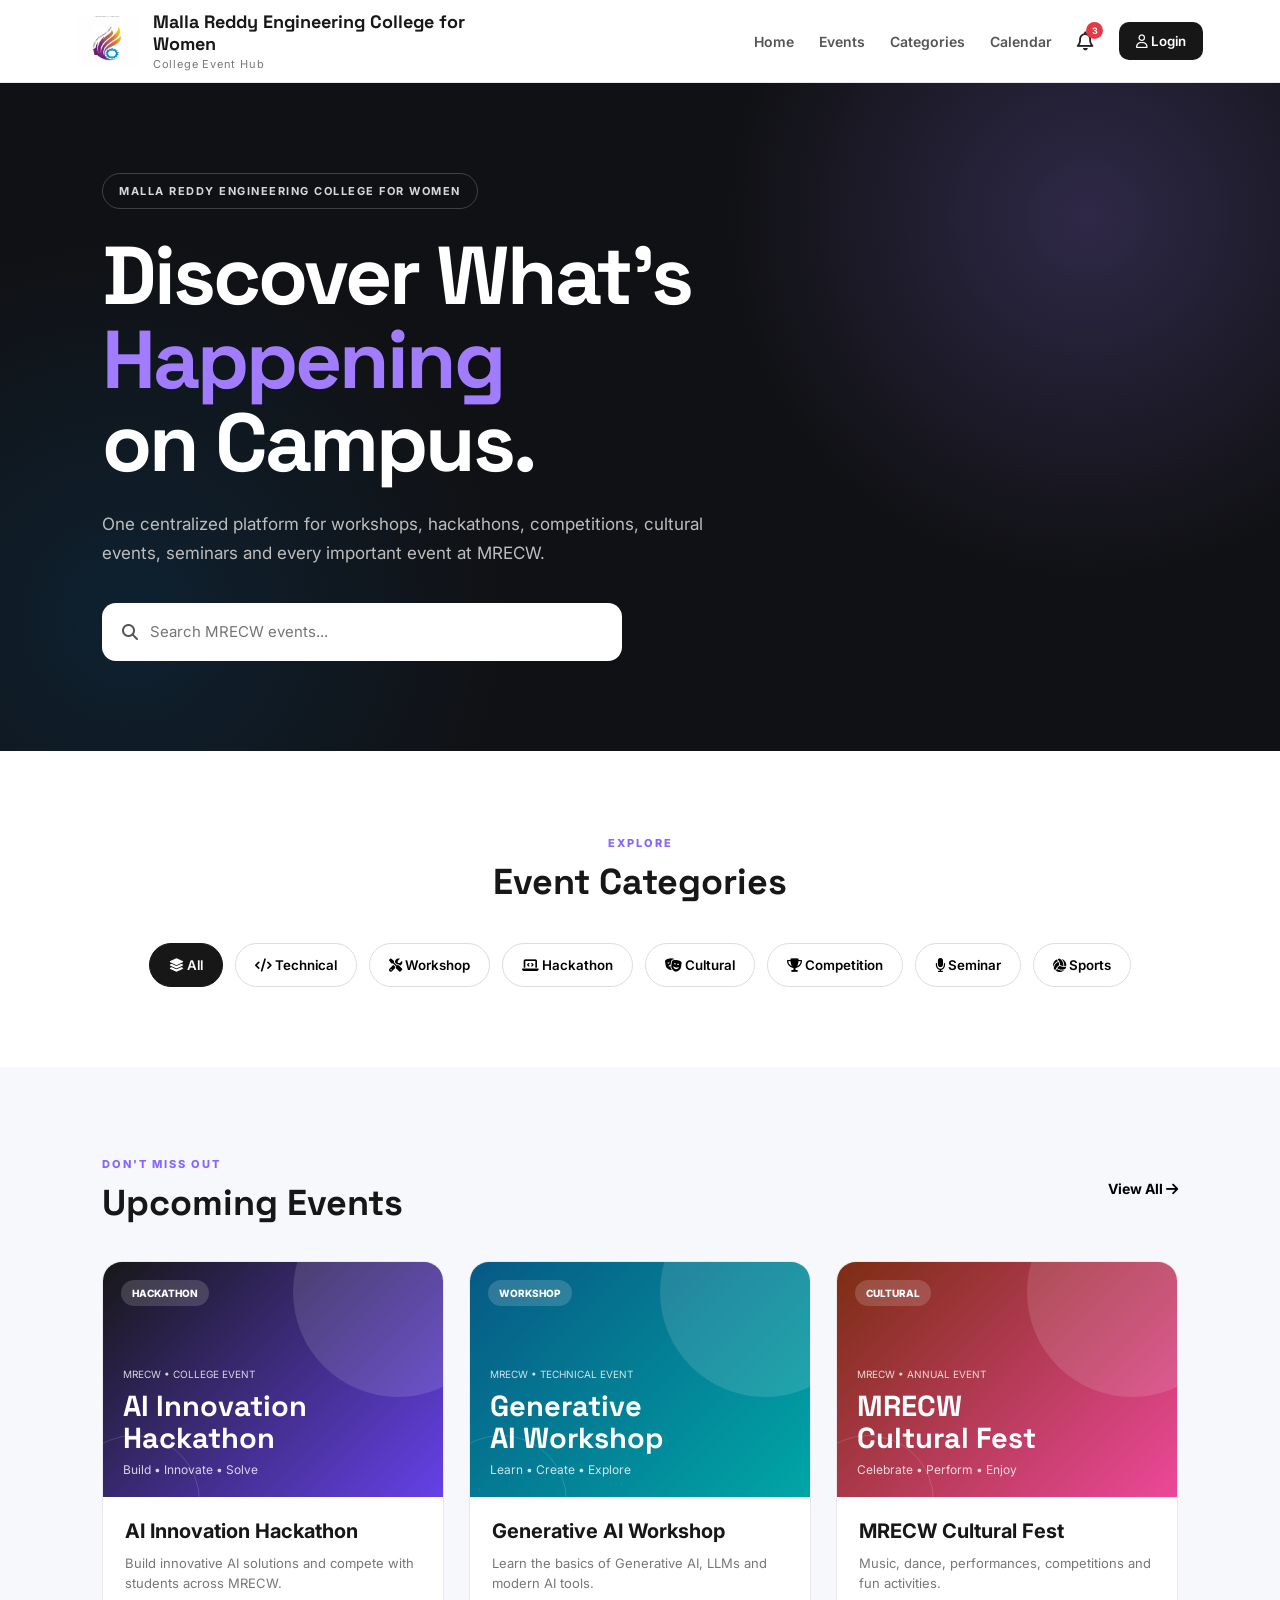
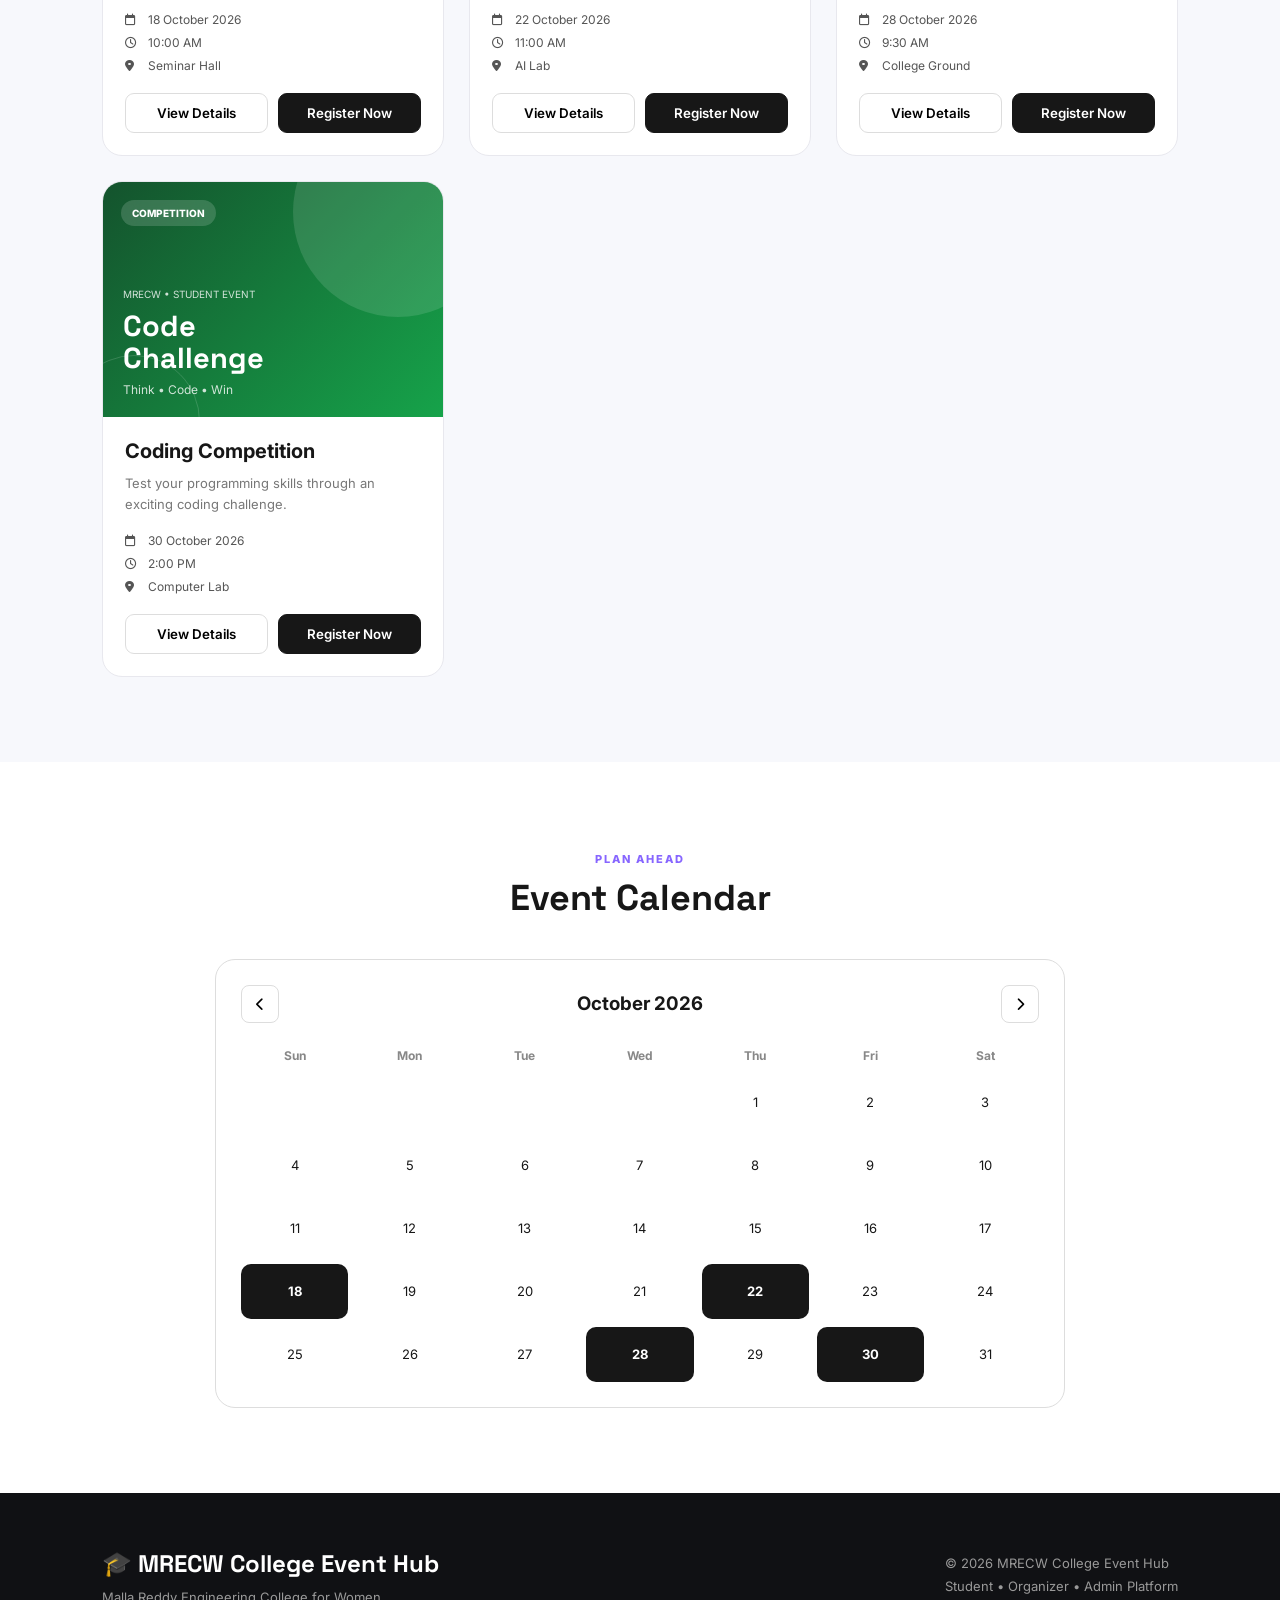
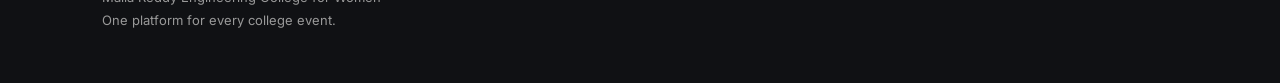
<file: index.html>
<!DOCTYPE html>
<html lang="en">

<head>
    <meta charset="UTF-8">
    <meta name="viewport" content="width=device-width, initial-scale=1.0">

    <title>MRECW | College Event Hub</title>

    <!-- Google Fonts -->
    <link
        href="https://fonts.googleapis.com/css2?family=Inter:wght@400;500;600;700;800&family=Space+Grotesk:wght@500;600;700&display=swap"
        rel="stylesheet">

    <!-- Font Awesome -->
    <link
        rel="stylesheet"
        href="https://cdnjs.cloudflare.com/ajax/libs/font-awesome/6.5.2/css/all.min.css">

    <style>

        /* =====================================================
           GLOBAL
        ===================================================== */

        * {
            margin: 0;
            padding: 0;
            box-sizing: border-box;
        }

        html {
            scroll-behavior: smooth;
        }

        body {
            font-family: "Inter", sans-serif;
            background: #f7f8fc;
            color: #171717;
        }

        button,
        input {
            font-family: inherit;
        }

        section {
            scroll-margin-top: 85px;
        }


        /* =====================================================
           NAVBAR
        ===================================================== */

        .navbar {
            width: 100%;
            min-height: 82px;

            display: flex;
            align-items: center;
            justify-content: space-between;

            padding: 10px 6%;

            background: rgba(255, 255, 255, 0.97);

            border-bottom: 1px solid #e8e8ee;

            position: sticky;
            top: 0;

            z-index: 1000;

            backdrop-filter: blur(15px);
        }


        /* REAL MRECW LOGO */

        .logo {
            display: flex;
            align-items: center;
            gap: 14px;
        }

        .college-logo {
            width: 62px;
            height: 62px;

            object-fit: contain;

            display: block;
        }

        .logo-text {
            display: flex;
            flex-direction: column;
        }

        .logo-text h2 {
            font-family: "Space Grotesk", sans-serif;

            font-size: 18px;
            line-height: 1.2;

            color: #181818;

            max-width: 350px;
        }

        .logo-text span {
            margin-top: 3px;

            font-size: 11px;

            color: #777;

            letter-spacing: .8px;
        }


        /* NAVIGATION */

        nav {
            display: flex;
            align-items: center;

            gap: 25px;
        }

        nav a {
            text-decoration: none;

            color: #555;

            font-size: 14px;

            font-weight: 600;

            transition: .3s;
        }

        nav a:hover {
            color: #000;
        }


        /* NOTIFICATION */

        .notification-btn {
            position: relative;

            border: none;

            background: transparent;

            font-size: 19px;

            cursor: pointer;

            color: #222;
        }

        #notificationCount {
            position: absolute;

            top: -8px;
            right: -9px;

            width: 17px;
            height: 17px;

            display: flex;
            align-items: center;
            justify-content: center;

            border-radius: 50%;

            background: #e63946;

            color: white;

            font-size: 9px;

            font-weight: 700;
        }


        /* LOGIN */

        .login-btn {
            border: none;

            background: #171717;

            color: white;

            padding: 11px 17px;

            border-radius: 10px;

            font-weight: 600;

            cursor: pointer;

            transition: .3s;
        }

        .login-btn:hover {
            transform: translateY(-2px);
        }


        /* =====================================================
           HERO
        ===================================================== */

        .hero {
            min-height: 590px;

            display: flex;
            align-items: center;

            padding: 90px 8%;

            color: white;

            background:
                radial-gradient(
                    circle at 85% 20%,
                    rgba(156, 124, 255, .22),
                    transparent 30%
                ),

                radial-gradient(
                    circle at 10% 80%,
                    rgba(0, 150, 255, .12),
                    transparent 30%
                ),

                #101114;
        }

        .hero-content {
            max-width: 900px;
        }

        .hero-label {
            display: inline-block;

            padding: 10px 16px;

            border: 1px solid rgba(255,255,255,.2);

            border-radius: 30px;

            color: #d8d8d8;

            font-size: 11px;

            font-weight: 700;

            letter-spacing: 1.5px;

            margin-bottom: 25px;
        }

        .hero h1 {
            font-family: "Space Grotesk", sans-serif;

            font-size: clamp(45px, 7vw, 82px);

            line-height: 1.02;

            letter-spacing: -3px;
        }

        .hero h1 span {
            display: block;

            color: #a17cff;
        }

        .hero p {
            margin-top: 25px;

            max-width: 650px;

            color: #bdbdbd;

            font-size: 17px;

            line-height: 1.7;
        }


        /* SEARCH */

        .search-box {
            margin-top: 35px;

            width: 520px;
            max-width: 100%;

            height: 58px;

            background: white;

            border-radius: 14px;

            display: flex;
            align-items: center;

            padding: 0 20px;

            color: #555;
        }

        .search-box i {
            margin-right: 12px;
        }

        .search-box input {
            width: 100%;

            border: none;

            outline: none;

            font-size: 15px;

            color: #222;
        }


        /* =====================================================
           CATEGORIES
        ===================================================== */

        .categories {
            padding: 80px 8%;

            background: white;
        }

        .section-title {
            text-align: center;

            margin-bottom: 38px;
        }

        .section-title span,
        .section-heading span {
            font-size: 11px;

            font-weight: 800;

            letter-spacing: 2px;

            color: #8766ff;
        }

        .section-title h2,
        .section-heading h2 {
            font-family: "Space Grotesk", sans-serif;

            font-size: 36px;

            margin-top: 8px;
        }

        .category-list {
            display: flex;

            justify-content: center;

            flex-wrap: wrap;

            gap: 12px;
        }

        .category {
            padding: 13px 19px;

            border: 1px solid #ddd;

            background: white;

            border-radius: 30px;

            cursor: pointer;

            font-weight: 600;

            transition: .3s;
        }

        .category:hover,
        .category.active {
            background: #171717;

            color: white;

            border-color: #171717;
        }


        /* =====================================================
           EVENTS
        ===================================================== */

        .events-section {
            padding: 85px 8%;
        }

        .section-heading {
            display: flex;

            justify-content: space-between;

            align-items: center;

            margin-bottom: 35px;
        }

        .view-all {
            background: transparent;

            border: none;

            font-weight: 700;

            cursor: pointer;

            font-size: 14px;
        }

        .event-grid {
            display: grid;

            grid-template-columns: repeat(3, 1fr);

            gap: 25px;
        }

        .event-card {
            background: white;

            border-radius: 20px;

            overflow: hidden;

            border: 1px solid #e8e8ee;

            transition: .35s;
        }

        .event-card:hover {
            transform: translateY(-7px);

            box-shadow:
                0 20px 50px rgba(0,0,0,.08);
        }


        /* POSTERS */

        .poster {
            height: 235px;

            padding: 20px;

            position: relative;

            display: flex;

            align-items: flex-end;

            color: white;

            overflow: hidden;
        }

        .poster::before {
            content: "";

            position: absolute;

            width: 210px;
            height: 210px;

            border-radius: 50%;

            background: rgba(255,255,255,.12);

            top: -75px;

            right: -60px;
        }

        .poster::after {
            content: "";

            position: absolute;

            width: 130px;
            height: 130px;

            border-radius: 50%;

            border: 1px solid rgba(255,255,255,.15);

            bottom: -70px;

            left: -35px;
        }

        .poster-one {
            background:
                linear-gradient(
                    135deg,
                    #171717,
                    #6541e8
                );
        }

        .poster-two {
            background:
                linear-gradient(
                    135deg,
                    #075985,
                    #00a6a6
                );
        }

        .poster-three {
            background:
                linear-gradient(
                    135deg,
                    #7c2d12,
                    #ec4899
                );
        }

        .poster-four {
            background:
                linear-gradient(
                    135deg,
                    #14532d,
                    #16a34a
                );
        }


        .event-tag {
            position: absolute;

            top: 18px;

            left: 18px;

            padding: 7px 11px;

            background: rgba(255,255,255,.16);

            backdrop-filter: blur(8px);

            border-radius: 20px;

            font-size: 10px;

            font-weight: 800;
        }

        .poster-content {
            position: relative;

            z-index: 2;
        }

        .poster-content small {
            font-size: 10px;

            opacity: .8;
        }

        .poster-content h3 {
            font-family: "Space Grotesk", sans-serif;

            font-size: 29px;

            line-height: 1.1;

            margin: 8px 0;
        }

        .poster-content strong {
            display: block;
        }

        .poster-content p {
            font-size: 12px;

            opacity: .8;
        }


        /* EVENT BODY */

        .event-body {
            padding: 22px;
        }

        .event-body h3 {
            font-size: 20px;
        }

        .event-description {
            color: #777;

            font-size: 13px;

            line-height: 1.6;

            margin: 10px 0 18px;
        }

        .event-details p {
            color: #555;

            font-size: 12px;

            margin: 8px 0;
        }

        .event-details i {
            width: 20px;
        }


        /* BUTTONS */

        .card-buttons {
            display: flex;

            gap: 10px;

            margin-top: 20px;
        }

        .card-buttons button {
            flex: 1;

            padding: 11px;

            border-radius: 9px;

            cursor: pointer;

            font-weight: 600;
        }

        .details-btn {
            background: white;

            border: 1px solid #ddd;
        }

        .register-btn {
            background: #171717;

            color: white;

            border: 1px solid #171717;
        }


        /* =====================================================
           CALENDAR
        ===================================================== */

        .calendar-section {
            padding: 85px 8%;

            background: white;
        }

        .calendar-box {
            max-width: 850px;

            margin: auto;

            border: 1px solid #ddd;

            border-radius: 20px;

            padding: 25px;
        }

        .calendar-header {
            display: flex;

            justify-content: space-between;

            align-items: center;

            margin-bottom: 25px;
        }

        .calendar-header button {
            width: 38px;
            height: 38px;

            border: 1px solid #ddd;

            background: white;

            border-radius: 8px;

            cursor: pointer;
        }

        .calendar-days,
        .calendar-dates {
            display: grid;

            grid-template-columns: repeat(7, 1fr);

            gap: 8px;
        }

        .calendar-days span {
            text-align: center;

            font-size: 12px;

            color: #888;

            font-weight: 700;
        }

        .calendar-dates {
            margin-top: 12px;
        }

        .calendar-date {
            min-height: 55px;

            display: flex;

            align-items: center;

            justify-content: center;

            border-radius: 10px;

            font-size: 13px;

            cursor: pointer;

            transition: .2s;
        }

        .calendar-date:hover {
            background: #f0edff;
        }

        .event-date {
            background: #171717;

            color: white;

            font-weight: 700;
        }


        /* =====================================================
           FOOTER
        ===================================================== */

        footer {
            padding: 55px 8%;

            background: #101114;

            color: white;

            display: flex;

            justify-content: space-between;

            gap: 30px;
        }

        footer h2 {
            font-family: "Space Grotesk", sans-serif;

            margin-bottom: 10px;
        }

        footer p {
            color: #999;

            font-size: 13px;

            margin-top: 7px;
        }


        /* =====================================================
           MODAL
        ===================================================== */

        .modal {
            position: fixed;

            inset: 0;

            background: rgba(0,0,0,.65);

            display: none;

            align-items: center;

            justify-content: center;

            z-index: 2000;

            padding: 20px;
        }

        .modal.show {
            display: flex;
        }

        .modal-content {
            width: 450px;

            max-width: 100%;

            background: white;

            padding: 35px;

            border-radius: 20px;

            position: relative;

            animation: popup .25s ease;
        }

        @keyframes popup {

            from {
                transform: scale(.9);

                opacity: 0;
            }

            to {
                transform: scale(1);

                opacity: 1;
            }

        }

        .close {
            position: absolute;

            right: 18px;

            top: 15px;

            border: none;

            background: transparent;

            font-size: 25px;

            cursor: pointer;
        }

        .modal-label {
            color: #8766ff;

            font-size: 10px;

            font-weight: 800;

            letter-spacing: 2px;
        }

        .modal-content h2 {
            margin: 10px 0 25px;

            font-family: "Space Grotesk", sans-serif;
        }

        .modal-info p {
            padding: 12px 0;

            border-bottom: 1px solid #eee;

            font-size: 14px;
        }

        .modal-info i {
            width: 25px;
        }

        .register-large,
        .login-submit {
            width: 100%;

            border: none;

            background: #171717;

            color: white;

            padding: 13px;

            border-radius: 9px;

            margin-top: 22px;

            cursor: pointer;

            font-weight: 700;
        }


        /* =====================================================
           LOGIN
        ===================================================== */

        .login-icon {
            width: 55px;

            height: 55px;

            border-radius: 15px;

            background: #171717;

            color: white;

            display: flex;

            align-items: center;

            justify-content: center;

            font-size: 22px;

            margin-bottom: 20px;
        }

        .login-modal p {
            color: #777;

            font-size: 13px;

            line-height: 1.5;
        }

        .login-modal input {
            width: 100%;

            padding: 13px;

            border: 1px solid #ddd;

            border-radius: 9px;

            outline: none;

            margin-top: 12px;
        }

        .signup-text {
            text-align: center;

            margin-top: 20px;
        }

        .signup-text b {
            color: #7253e6;

            cursor: pointer;
        }


        /* =====================================================
           NOTIFICATIONS
        ===================================================== */

        .notification-panel {
            position: fixed;

            top: 92px;

            right: 30px;

            width: 350px;

            max-width: calc(100% - 40px);

            background: white;

            border: 1px solid #ddd;

            border-radius: 15px;

            box-shadow:
                0 20px 60px rgba(0,0,0,.15);

            z-index: 1500;

            display: none;
        }

        .notification-panel.show {
            display: block;
        }

        .notification-header {
            padding: 18px;

            display: flex;

            justify-content: space-between;

            border-bottom: 1px solid #eee;
        }

        .notification-header button {
            border: none;

            background: none;

            font-size: 20px;

            cursor: pointer;
        }

        .notification-item {
            display: flex;

            gap: 12px;

            padding: 17px;

            border-bottom: 1px solid #eee;
        }

        .notification-item i {
            width: 35px;

            height: 35px;

            background: #f1efff;

            border-radius: 10px;

            display: flex;

            align-items: center;

            justify-content: center;

            color: #7658ef;
        }

        .notification-item b {
            font-size: 13px;
        }

        .notification-item p {
            font-size: 11px;

            color: #777;

            margin-top: 4px;
        }


        /* =====================================================
           RESPONSIVE
        ===================================================== */

        @media(max-width: 1000px) {

            nav a {
                display: none;
            }

            .event-grid {
                grid-template-columns: repeat(2, 1fr);
            }

        }


        @media(max-width: 650px) {

            .navbar {
                padding: 9px 5%;
            }

            .college-logo {
                width: 50px;
                height: 50px;
            }

            .logo-text h2 {
                font-size: 14px;

                max-width: 210px;
            }

            .logo-text span {
                font-size: 9px;
            }

            .login-btn {
                padding: 9px 12px;

                font-size: 12px;
            }

            .hero {
                min-height: 530px;

                padding: 60px 7%;
            }

            .hero h1 {
                font-size: 45px;

                letter-spacing: -2px;
            }

            .hero p {
                font-size: 14px;
            }

            .event-grid {
                grid-template-columns: 1fr;
            }

            .section-heading {
                align-items: flex-end;
            }

            .section-heading h2,
            .section-title h2 {
                font-size: 29px;
            }

            footer {
                flex-direction: column;
            }

            .calendar-box {
                padding: 15px;
            }

            .calendar-date {
                min-height: 45px;
            }

            .notification-panel {
                right: 20px;
            }

        }

    </style>
</head>


<body>


<!-- =====================================================
     NAVBAR
===================================================== -->

<header class="navbar">

    <div class="logo">

        <!-- YOUR ACTUAL COLLEGE LOGO -->
        <img
            src="mrecw-logo.png"
            alt="Malla Reddy Engineering College for Women Logo"
            class="college-logo"
        >

        <div class="logo-text">

            <h2>
                Malla Reddy Engineering College for Women
            </h2>

            <span>
                College Event Hub
            </span>

        </div>

    </div>


    <nav>

        <a href="#home">
            Home
        </a>

        <a href="#events">
            Events
        </a>

        <a href="#categories">
            Categories
        </a>

        <a href="#calendar">
            Calendar
        </a>


        <button
            class="notification-btn"
            onclick="showNotifications()">

            <i class="fa-regular fa-bell"></i>

            <span id="notificationCount">
                3
            </span>

        </button>


        <button
            class="login-btn"
            onclick="openLogin()">

            <i class="fa-regular fa-user"></i>

            Login

        </button>

    </nav>

</header>



<!-- =====================================================
     HERO
===================================================== -->

<section
    class="hero"
    id="home">

    <div class="hero-content">


        <span class="hero-label">

            MALLA REDDY ENGINEERING COLLEGE FOR WOMEN

        </span>


        <h1>

            Discover What's

            <span>
                Happening
            </span>

            on Campus.

        </h1>


        <p>

            One centralized platform for
            workshops, hackathons, competitions,
            cultural events, seminars and
            every important event at MRECW.

        </p>


        <div class="search-box">

            <i class="fa-solid fa-magnifying-glass"></i>

            <input
                type="text"
                id="searchInput"
                placeholder="Search MRECW events..."
                onkeyup="searchEvents()"
            >

        </div>

    </div>

</section>



<!-- =====================================================
     CATEGORIES
===================================================== -->

<section
    class="categories"
    id="categories">


    <div class="section-title">

        <span>
            EXPLORE
        </span>

        <h2>
            Event Categories
        </h2>

    </div>


    <div class="category-list">


        <button
            class="category active"
            onclick="filterEvents('All', this)">

            <i class="fa-solid fa-layer-group"></i>

            All

        </button>


        <button
            class="category"
            onclick="filterEvents('Technical', this)">

            <i class="fa-solid fa-code"></i>

            Technical

        </button>


        <button
            class="category"
            onclick="filterEvents('Workshop', this)">

            <i class="fa-solid fa-screwdriver-wrench"></i>

            Workshop

        </button>


        <button
            class="category"
            onclick="filterEvents('Hackathon', this)">

            <i class="fa-solid fa-laptop-code"></i>

            Hackathon

        </button>


        <button
            class="category"
            onclick="filterEvents('Cultural', this)">

            <i class="fa-solid fa-masks-theater"></i>

            Cultural

        </button>


        <button
            class="category"
            onclick="filterEvents('Competition', this)">

            <i class="fa-solid fa-trophy"></i>

            Competition

        </button>


        <button
            class="category"
            onclick="filterEvents('Seminar', this)">

            <i class="fa-solid fa-microphone"></i>

            Seminar

        </button>


        <button
            class="category"
            onclick="filterEvents('Sports', this)">

            <i class="fa-solid fa-volleyball"></i>

            Sports

        </button>


    </div>

</section>



<!-- =====================================================
     EVENTS
===================================================== -->

<section
    class="events-section"
    id="events">


    <div class="section-heading">

        <div>

            <span>
                DON'T MISS OUT
            </span>

            <h2>
                Upcoming Events
            </h2>

        </div>


        <button
            class="view-all"
            onclick="filterEvents('All')">

            View All

            <i class="fa-solid fa-arrow-right"></i>

        </button>

    </div>



    <div
        class="event-grid"
        id="eventGrid">


        <!-- EVENT 1 -->

        <article
            class="event-card"
            data-category="Hackathon"
            data-title="AI Innovation Hackathon">


            <div class="poster poster-one">

                <span class="event-tag">
                    HACKATHON
                </span>


                <div class="poster-content">

                    <small>
                        MRECW • COLLEGE EVENT
                    </small>


                    <h3>

                        AI Innovation

                        <strong>
                            Hackathon
                        </strong>

                    </h3>


                    <p>
                        Build • Innovate • Solve
                    </p>

                </div>

            </div>



            <div class="event-body">


                <h3>
                    AI Innovation Hackathon
                </h3>


                <p class="event-description">

                    Build innovative AI solutions
                    and compete with students
                    across MRECW.

                </p>


                <div class="event-details">

                    <p>

                        <i class="fa-regular fa-calendar"></i>

                        18 October 2026

                    </p>


                    <p>

                        <i class="fa-regular fa-clock"></i>

                        10:00 AM

                    </p>


                    <p>

                        <i class="fa-solid fa-location-dot"></i>

                        Seminar Hall

                    </p>

                </div>


                <div class="card-buttons">


                    <button
                        class="details-btn"
                        onclick="showDetails(
                            'AI Innovation Hackathon',
                            '18 October 2026',
                            '10:00 AM',
                            'Seminar Hall'
                        )">

                        View Details

                    </button>


                    <button
                        class="register-btn"
                        onclick="registerEvent(
                            'AI Innovation Hackathon'
                        )">

                        Register Now

                    </button>


                </div>

            </div>

        </article>



        <!-- EVENT 2 -->

        <article
            class="event-card"
            data-category="Workshop"
            data-title="Generative AI Workshop">


            <div class="poster poster-two">

                <span class="event-tag">
                    WORKSHOP
                </span>


                <div class="poster-content">

                    <small>
                        MRECW • TECHNICAL EVENT
                    </small>


                    <h3>

                        Generative

                        <strong>
                            AI Workshop
                        </strong>

                    </h3>


                    <p>
                        Learn • Create • Explore
                    </p>

                </div>

            </div>



            <div class="event-body">


                <h3>
                    Generative AI Workshop
                </h3>


                <p class="event-description">

                    Learn the basics of Generative AI,
                    LLMs and modern AI tools.

                </p>


                <div class="event-details">


                    <p>

                        <i class="fa-regular fa-calendar"></i>

                        22 October 2026

                    </p>


                    <p>

                        <i class="fa-regular fa-clock"></i>

                        11:00 AM

                    </p>


                    <p>

                        <i class="fa-solid fa-location-dot"></i>

                        AI Lab

                    </p>

                </div>


                <div class="card-buttons">


                    <button
                        class="details-btn"
                        onclick="showDetails(
                            'Generative AI Workshop',
                            '22 October 2026',
                            '11:00 AM',
                            'AI Lab'
                        )">

                        View Details

                    </button>


                    <button
                        class="register-btn"
                        onclick="registerEvent(
                            'Generative AI Workshop'
                        )">

                        Register Now

                    </button>


                </div>

            </div>

        </article>



        <!-- EVENT 3 -->

        <article
            class="event-card"
            data-category="Cultural"
            data-title="MRECW Cultural Fest">


            <div class="poster poster-three">

                <span class="event-tag">
                    CULTURAL
                </span>


                <div class="poster-content">

                    <small>
                        MRECW • ANNUAL EVENT
                    </small>


                    <h3>

                        MRECW

                        <strong>
                            Cultural Fest
                        </strong>

                    </h3>


                    <p>
                        Celebrate • Perform • Enjoy
                    </p>

                </div>

            </div>



            <div class="event-body">


                <h3>
                    MRECW Cultural Fest
                </h3>


                <p class="event-description">

                    Music, dance, performances,
                    competitions and fun activities.

                </p>


                <div class="event-details">


                    <p>

                        <i class="fa-regular fa-calendar"></i>

                        28 October 2026

                    </p>


                    <p>

                        <i class="fa-regular fa-clock"></i>

                        9:30 AM

                    </p>


                    <p>

                        <i class="fa-solid fa-location-dot"></i>

                        College Ground

                    </p>

                </div>


                <div class="card-buttons">


                    <button
                        class="details-btn"
                        onclick="showDetails(
                            'MRECW Cultural Fest',
                            '28 October 2026',
                            '9:30 AM',
                            'College Ground'
                        )">

                        View Details

                    </button>


                    <button
                        class="register-btn"
                        onclick="registerEvent(
                            'MRECW Cultural Fest'
                        )">

                        Register Now

                    </button>


                </div>

            </div>

        </article>



        <!-- EVENT 4 -->

        <article
            class="event-card"
            data-category="Competition"
            data-title="Coding Competition">


            <div class="poster poster-four">

                <span class="event-tag">
                    COMPETITION
                </span>


                <div class="poster-content">

                    <small>
                        MRECW • STUDENT EVENT
                    </small>


                    <h3>

                        Code

                        <strong>
                            Challenge
                        </strong>

                    </h3>


                    <p>
                        Think • Code • Win
                    </p>

                </div>

            </div>



            <div class="event-body">


                <h3>
                    Coding Competition
                </h3>


                <p class="event-description">

                    Test your programming skills
                    through an exciting coding challenge.

                </p>


                <div class="event-details">


                    <p>

                        <i class="fa-regular fa-calendar"></i>

                        30 October 2026

                    </p>


                    <p>

                        <i class="fa-regular fa-clock"></i>

                        2:00 PM

                    </p>


                    <p>

                        <i class="fa-solid fa-location-dot"></i>

                        Computer Lab

                    </p>

                </div>


                <div class="card-buttons">


                    <button
                        class="details-btn"
                        onclick="showDetails(
                            'Coding Competition',
                            '30 October 2026',
                            '2:00 PM',
                            'Computer Lab'
                        )">

                        View Details

                    </button>


                    <button
                        class="register-btn"
                        onclick="registerEvent(
                            'Coding Competition'
                        )">

                        Register Now

                    </button>


                </div>

            </div>

        </article>


    </div>

</section>



<!-- =====================================================
     CALENDAR
===================================================== -->

<section
    class="calendar-section"
    id="calendar">


    <div class="section-title">

        <span>
            PLAN AHEAD
        </span>

        <h2>
            Event Calendar
        </h2>

    </div>


    <div class="calendar-box">


        <div class="calendar-header">


            <button onclick="previousMonth()">

                <i class="fa-solid fa-chevron-left"></i>

            </button>


            <h3 id="monthName">
                October 2026
            </h3>


            <button onclick="nextMonth()">

                <i class="fa-solid fa-chevron-right"></i>

            </button>


        </div>


        <div class="calendar-days">

            <span>Sun</span>
            <span>Mon</span>
            <span>Tue</span>
            <span>Wed</span>
            <span>Thu</span>
            <span>Fri</span>
            <span>Sat</span>

        </div>


        <div
            class="calendar-dates"
            id="calendarDates">

        </div>


    </div>

</section>



<!-- =====================================================
     FOOTER
===================================================== -->

<footer>


    <div>

        <h2>
            🎓 MRECW College Event Hub
        </h2>


        <p>
            Malla Reddy Engineering College for Women
        </p>


        <p>
            One platform for every college event.
        </p>

    </div>



    <div>

        <p>
            © 2026 MRECW College Event Hub
        </p>


        <p>
            Student • Organizer • Admin Platform
        </p>

    </div>


</footer>



<!-- =====================================================
     EVENT DETAILS MODAL
===================================================== -->

<div
    class="modal"
    id="detailsModal">


    <div class="modal-content">


        <button
            class="close"
            onclick="closeModal('detailsModal')">

            ×

        </button>


        <span class="modal-label">
            EVENT DETAILS
        </span>


        <h2 id="detailTitle">
            Event
        </h2>


        <div class="modal-info">


            <p>

                <i class="fa-regular fa-calendar"></i>

                <span id="detailDate"></span>

            </p>


            <p>

                <i class="fa-regular fa-clock"></i>

                <span id="detailTime"></span>

            </p>


            <p>

                <i class="fa-solid fa-location-dot"></i>

                <span id="detailVenue"></span>

            </p>


        </div>


        <button
            class="register-large"
            onclick="registerEventFromModal()">

            Register Now

        </button>


    </div>

</div>



<!-- =====================================================
     LOGIN MODAL
===================================================== -->

<div
    class="modal"
    id="loginModal">


    <div class="modal-content login-modal">


        <button
            class="close"
            onclick="closeModal('loginModal')">

            ×

        </button>


        <div class="login-icon">

            <i class="fa-solid fa-graduation-cap"></i>

        </div>


        <h2>
            Welcome Back
        </h2>


        <p>
            Login to your MRECW College Event Hub account.
        </p>


        <input
            type="email"
            id="loginEmail"
            placeholder="MRECW College Email">


        <input
            type="password"
            id="loginPassword"
            placeholder="Password">


        <button
            class="login-submit"
            onclick="login()">

            Login

        </button>


        <p class="signup-text">

            Don't have an account?

            <b onclick="signup()">
                Sign Up
            </b>

        </p>


    </div>

</div>



<!-- =====================================================
     NOTIFICATIONS
===================================================== -->

<div
    class="notification-panel"
    id="notificationPanel">


    <div class="notification-header">

        <h3>
            Notifications
        </h3>


        <button onclick="closeNotifications()">
            ×
        </button>

    </div>



    <div class="notification-item">


        <i class="fa-solid fa-calendar-check"></i>


        <div>

            <b>
                New Event Published
            </b>


            <p>
                AI Innovation Hackathon is now live.
            </p>

        </div>


    </div>



    <div class="notification-item">


        <i class="fa-solid fa-clock"></i>


        <div>

            <b>
                Registration Reminder
            </b>


            <p>
                Generative AI Workshop registration closes soon.
            </p>

        </div>


    </div>



    <div class="notification-item">


        <i class="fa-solid fa-bell"></i>


        <div>

            <b>
                Upcoming Event
            </b>


            <p>
                MRECW Cultural Fest is coming soon.
            </p>

        </div>


    </div>


</div>



<script>


    /* =====================================================
       SEARCH EVENTS
    ===================================================== */

    function searchEvents() {

        const search =
            document
                .getElementById("searchInput")
                .value
                .toLowerCase()
                .trim();


        const cards =
            document.querySelectorAll(".event-card");


        cards.forEach(card => {

            const title =
                card
                    .dataset
                    .title
                    .toLowerCase();


            const category =
                card
                    .dataset
                    .category
                    .toLowerCase();


            if (
                title.includes(search) ||
                category.includes(search)
            ) {

                card.style.display = "block";

            }

            else {

                card.style.display = "none";

            }

        });

    }



    /* =====================================================
       FILTER EVENTS
    ===================================================== */

    function filterEvents(category, button) {


        const cards =
            document.querySelectorAll(".event-card");


        if (button) {

            document
                .querySelectorAll(".category")
                .forEach(btn => {

                    btn.classList.remove("active");

                });


            button.classList.add("active");

        }


        cards.forEach(card => {


            if (
                category === "All" ||
                card.dataset.category === category
            ) {

                card.style.display = "block";

            }

            else {

                card.style.display = "none";

            }


        });

    }



    /* =====================================================
       EVENT DETAILS
    ===================================================== */

    let selectedEvent = "";


    function showDetails(
        title,
        date,
        time,
        venue
    ) {


        selectedEvent = title;


        document
            .getElementById("detailTitle")
            .textContent = title;


        document
            .getElementById("detailDate")
            .textContent = date;


        document
            .getElementById("detailTime")
            .textContent = time;


        document
            .getElementById("detailVenue")
            .textContent = venue;


        document
            .getElementById("detailsModal")
            .classList.add("show");

    }



    /* =====================================================
       REGISTER
    ===================================================== */

    function registerEvent(eventName) {


        alert(
            "Registration selected for:\n\n" +
            eventName +
            "\n\nRegistration link can be connected here."
        );

    }


    function registerEventFromModal() {

        registerEvent(selectedEvent);

    }



    /* =====================================================
       LOGIN
    ===================================================== */

    function openLogin() {

        document
            .getElementById("loginModal")
            .classList.add("show");

    }


    function login() {


        const email =
            document
                .getElementById("loginEmail")
                .value
                .trim();


        const password =
            document
                .getElementById("loginPassword")
                .value
                .trim();


        if (!email || !password) {

            alert(
                "Please enter your college email and password."
            );

            return;

        }


        alert(
            "Login successful!\n\n" +
            "Welcome to MRECW College Event Hub."
        );


        closeModal("loginModal");

    }


    function signup() {

        alert(
            "Signup page will be connected here."
        );

    }



    /* =====================================================
       MODAL
    ===================================================== */

    function closeModal(id) {

        document
            .getElementById(id)
            .classList.remove("show");

    }


    window.onclick = function(event) {


        if (
            event.target.classList.contains("modal")
        ) {

            event.target.classList.remove("show");

        }

    }



    /* =====================================================
       NOTIFICATIONS
    ===================================================== */

    function showNotifications() {

        document
            .getElementById("notificationPanel")
            .classList.add("show");

    }


    function closeNotifications() {

        document
            .getElementById("notificationPanel")
            .classList.remove("show");

    }



    /* =====================================================
       CALENDAR
    ===================================================== */

    let currentMonth = 9;

    let currentYear = 2026;


    const eventDates = {


        "2026-10-18":
            "AI Innovation Hackathon",


        "2026-10-22":
            "Generative AI Workshop",


        "2026-10-28":
            "MRECW Cultural Fest",


        "2026-10-30":
            "Coding Competition"


    };


    function renderCalendar() {


        const monthName =
            document
                .getElementById("monthName");


        const calendar =
            document
                .getElementById("calendarDates");


        const date =
            new Date(
                currentYear,
                currentMonth,
                1
            );


        const month =
            date.toLocaleString(
                "default",
                {
                    month: "long"
                }
            );


        monthName.textContent =
            month + " " + currentYear;


        calendar.innerHTML = "";


        const firstDay =
            new Date(
                currentYear,
                currentMonth,
                1
            ).getDay();


        const totalDays =
            new Date(
                currentYear,
                currentMonth + 1,
                0
            ).getDate();


        for (
            let i = 0;
            i < firstDay;
            i++
        ) {

            const empty =
                document.createElement("div");


            calendar.appendChild(empty);

        }


        for (
            let day = 1;
            day <= totalDays;
            day++
        ) {


            const dateBox =
                document.createElement("div");


            dateBox.className =
                "calendar-date";


            dateBox.textContent =
                day;


            const monthString =
                String(currentMonth + 1)
                    .padStart(2, "0");


            const dayString =
                String(day)
                    .padStart(2, "0");


            const key =
                currentYear +
                "-" +
                monthString +
                "-" +
                dayString;


            if (eventDates[key]) {


                dateBox.classList.add(
                    "event-date"
                );


                dateBox.title =
                    eventDates[key];


                dateBox.onclick =
                    function () {


                        alert(
                            "MRECW Event:\n\n" +
                            eventDates[key]
                        );


                    };


            }


            calendar.appendChild(
                dateBox
            );

        }

    }



    function previousMonth() {


        currentMonth--;


        if (currentMonth < 0) {

            currentMonth = 11;

            currentYear--;

        }


        renderCalendar();

    }



    function nextMonth() {


        currentMonth++;


        if (currentMonth > 11) {

            currentMonth = 0;

            currentYear++;

        }


        renderCalendar();

    }



    /* INITIALIZE */

    renderCalendar();


</script>


</body>

</html>
</file>
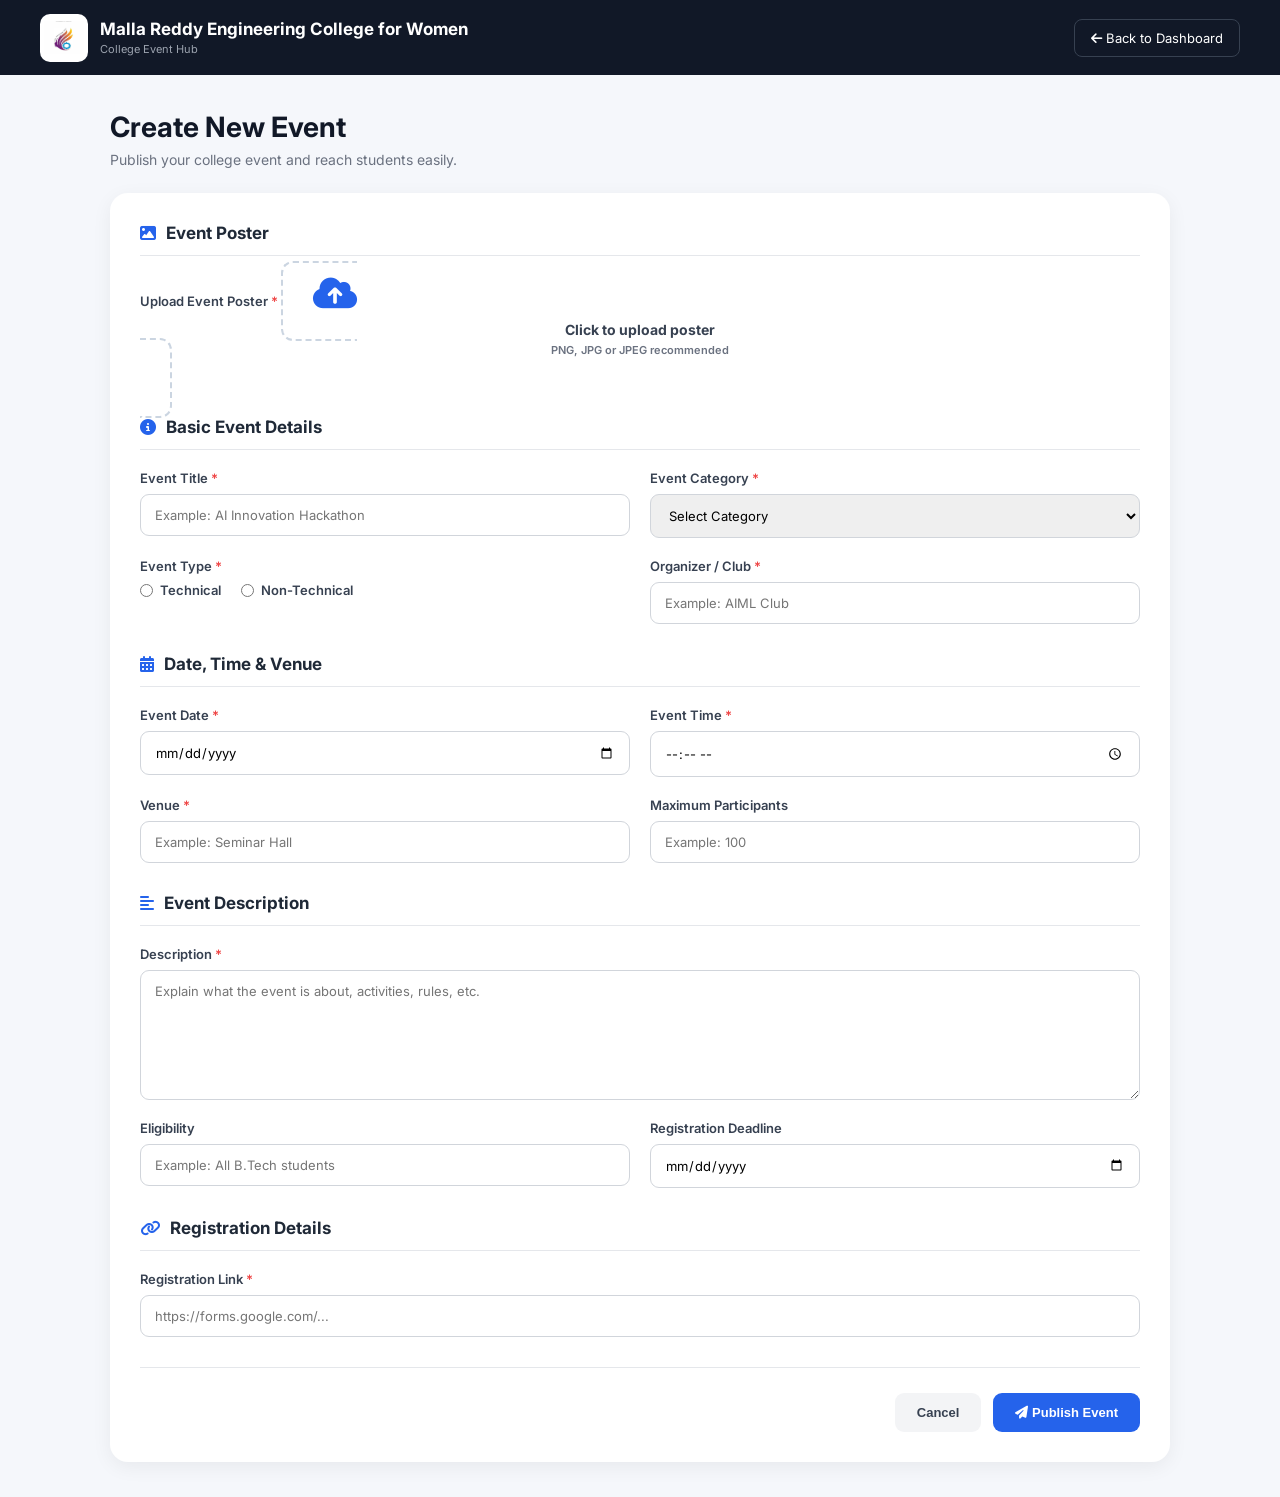
<file: create-event.html>
<!DOCTYPE html>
<html lang="en">
<head>
    <meta charset="UTF-8">
    <meta name="viewport" content="width=device-width, initial-scale=1.0">

    <title>Create Event | MRECW College Event Hub</title>

    <link rel="preconnect" href="https://fonts.googleapis.com">
    <link rel="preconnect" href="https://fonts.gstatic.com" crossorigin>

    <link href="https://fonts.googleapis.com/css2?family=Inter:wght@400;500;600;700;800&display=swap"
          rel="stylesheet">

    <link rel="stylesheet"
          href="https://cdnjs.cloudflare.com/ajax/libs/font-awesome/6.5.2/css/all.min.css">

    <style>

        * {
            margin: 0;
            padding: 0;
            box-sizing: border-box;
        }

        body {
            font-family: "Inter", sans-serif;
            background: #f5f7fb;
            color: #1f2937;
        }

        /* ================= HEADER ================= */

        .header {
            background: #111827;
            color: white;
            height: 75px;

            display: flex;
            align-items: center;
            justify-content: space-between;

            padding: 0 40px;
        }

        .brand {
            display: flex;
            align-items: center;
            gap: 12px;
        }

        .brand img {
            width: 48px;
            height: 48px;

            object-fit: contain;

            background: white;
            border-radius: 10px;
            padding: 4px;
        }

        .brand h2 {
            font-size: 17px;
        }

        .brand p {
            font-size: 11px;
            color: #9ca3af;
            margin-top: 3px;
        }

        .back-btn {
            text-decoration: none;
            color: white;

            padding: 10px 16px;

            border: 1px solid #374151;
            border-radius: 8px;

            font-size: 13px;

            transition: 0.3s;
        }

        .back-btn:hover {
            background: #2563eb;
            border-color: #2563eb;
        }


        /* ================= MAIN ================= */

        .container {
            max-width: 1100px;
            margin: 35px auto;
            padding: 0 20px;
        }

        .page-title {
            margin-bottom: 25px;
        }

        .page-title h1 {
            font-size: 28px;
            color: #111827;
        }

        .page-title p {
            color: #6b7280;
            margin-top: 7px;
            font-size: 14px;
        }


        /* ================= FORM ================= */

        .form-container {
            background: white;

            border-radius: 18px;

            padding: 30px;

            box-shadow: 0 5px 20px rgba(0,0,0,0.06);
        }

        .form-section {
            margin-bottom: 30px;
        }

        .section-title {
            display: flex;
            align-items: center;
            gap: 10px;

            margin-bottom: 20px;

            padding-bottom: 12px;

            border-bottom: 1px solid #e5e7eb;
        }

        .section-title i {
            color: #2563eb;
        }

        .section-title h2 {
            font-size: 17px;
        }


        .form-grid {
            display: grid;

            grid-template-columns: repeat(2, 1fr);

            gap: 20px;
        }

        .form-group {
            display: flex;
            flex-direction: column;
        }

        .full {
            grid-column: 1 / -1;
        }

        label {
            font-size: 13px;
            font-weight: 600;

            margin-bottom: 8px;

            color: #374151;
        }

        label span {
            color: #ef4444;
        }

        input,
        select,
        textarea {
            width: 100%;

            padding: 12px 14px;

            border: 1px solid #d1d5db;

            border-radius: 9px;

            font-family: inherit;
            font-size: 13px;

            outline: none;

            transition: 0.3s;
        }

        input:focus,
        select:focus,
        textarea:focus {
            border-color: #2563eb;

            box-shadow: 0 0 0 3px rgba(37,99,235,0.1);
        }

        textarea {
            min-height: 130px;
            resize: vertical;
        }


        /* ================= POSTER ================= */

        .poster-upload {
            border: 2px dashed #cbd5e1;

            border-radius: 12px;

            padding: 30px;

            text-align: center;

            cursor: pointer;

            transition: 0.3s;
        }

        .poster-upload:hover {
            border-color: #2563eb;
            background: #eff6ff;
        }

        .poster-upload i {
            font-size: 35px;
            color: #2563eb;

            margin-bottom: 10px;
        }

        .poster-upload h3 {
            font-size: 14px;
            margin-bottom: 5px;
        }

        .poster-upload p {
            font-size: 11px;
            color: #6b7280;
        }

        #poster {
            display: none;
        }

        #posterName {
            margin-top: 10px;
            font-size: 12px;
            color: #2563eb;
        }


        /* ================= RADIO ================= */

        .radio-group {
            display: flex;
            gap: 20px;
        }

        .radio-option {
            display: flex;
            align-items: center;
            gap: 7px;

            font-size: 13px;

            cursor: pointer;
        }

        .radio-option input {
            width: auto;
        }


        /* ================= BUTTONS ================= */

        .buttons {
            display: flex;

            justify-content: flex-end;

            gap: 12px;

            border-top: 1px solid #e5e7eb;

            padding-top: 25px;
        }

        .btn {
            padding: 12px 22px;

            border-radius: 9px;

            font-size: 13px;

            font-weight: 700;

            cursor: pointer;

            border: none;
        }

        .cancel-btn {
            background: #f3f4f6;
            color: #374151;
        }

        .cancel-btn:hover {
            background: #e5e7eb;
        }

        .publish-btn {
            background: #2563eb;
            color: white;
        }

        .publish-btn:hover {
            background: #1d4ed8;
        }


        /* ================= RESPONSIVE ================= */

        @media(max-width: 700px) {

            .header {
                padding: 0 15px;
            }

            .brand h2 {
                font-size: 14px;
            }

            .brand p {
                display: none;
            }

            .form-grid {
                grid-template-columns: 1fr;
            }

            .full {
                grid-column: auto;
            }

            .form-container {
                padding: 20px;
            }

            .buttons {
                flex-direction: column;
            }

            .btn {
                width: 100%;
            }

        }

    </style>
</head>


<body>


<!-- ================= HEADER ================= -->

<header class="header">

    <div class="brand">

        <img src="mrecw-logo.png"
             alt="Malla Reddy Engineering College for Women Logo">

        <div>
            <h2>Malla Reddy Engineering College for Women</h2>
            <p>College Event Hub</p>
        </div>

    </div>


    <a href="organizer-dashboard.html" class="back-btn">

        <i class="fa-solid fa-arrow-left"></i>

        Back to Dashboard

    </a>

</header>



<!-- ================= MAIN ================= -->

<main class="container">


    <div class="page-title">

        <h1>Create New Event</h1>

        <p>
            Publish your college event and reach students easily.
        </p>

    </div>



    <form id="eventForm" class="form-container">


        <!-- ================= POSTER ================= -->

        <section class="form-section">

            <div class="section-title">

                <i class="fa-solid fa-image"></i>

                <h2>Event Poster</h2>

            </div>


            <label for="poster">

                Upload Event Poster <span>*</span>

            </label>


            <label class="poster-upload" for="poster">

                <i class="fa-solid fa-cloud-arrow-up"></i>

                <h3>Click to upload poster</h3>

                <p>
                    PNG, JPG or JPEG recommended
                </p>

                <p id="posterName"></p>

            </label>


            <input
                type="file"
                id="poster"
                accept="image/png,image/jpeg"
            >

        </section>



        <!-- ================= BASIC DETAILS ================= -->

        <section class="form-section">

            <div class="section-title">

                <i class="fa-solid fa-circle-info"></i>

                <h2>Basic Event Details</h2>

            </div>


            <div class="form-grid">


                <div class="form-group">

                    <label>
                        Event Title <span>*</span>
                    </label>

                    <input
                        type="text"
                        id="eventTitle"
                        placeholder="Example: AI Innovation Hackathon"
                        required
                    >

                </div>



                <div class="form-group">

                    <label>
                        Event Category <span>*</span>
                    </label>

                    <select id="category" required>

                        <option value="">
                            Select Category
                        </option>

                        <option value="Workshop">
                            Workshop
                        </option>

                        <option value="Hackathon">
                            Hackathon
                        </option>

                        <option value="Seminar">
                            Seminar
                        </option>

                        <option value="Webinar">
                            Webinar
                        </option>

                        <option value="Cultural">
                            Cultural
                        </option>

                        <option value="Sports">
                            Sports
                        </option>

                        <option value="Competition">
                            Competition
                        </option>

                        <option value="Other">
                            Other
                        </option>

                    </select>

                </div>



                <div class="form-group">

                    <label>
                        Event Type <span>*</span>
                    </label>

                    <div class="radio-group">

                        <label class="radio-option">

                            <input
                                type="radio"
                                name="eventType"
                                value="Technical"
                                required
                            >

                            Technical

                        </label>


                        <label class="radio-option">

                            <input
                                type="radio"
                                name="eventType"
                                value="Non-Technical"
                            >

                            Non-Technical

                        </label>

                    </div>

                </div>



                <div class="form-group">

                    <label>
                        Organizer / Club <span>*</span>
                    </label>

                    <input
                        type="text"
                        id="organizer"
                        placeholder="Example: AIML Club"
                        required
                    >

                </div>


            </div>

        </section>



        <!-- ================= DATE AND VENUE ================= -->

        <section class="form-section">

            <div class="section-title">

                <i class="fa-solid fa-calendar-days"></i>

                <h2>Date, Time & Venue</h2>

            </div>


            <div class="form-grid">


                <div class="form-group">

                    <label>
                        Event Date <span>*</span>
                    </label>

                    <input
                        type="date"
                        id="eventDate"
                        required
                    >

                </div>



                <div class="form-group">

                    <label>
                        Event Time <span>*</span>
                    </label>

                    <input
                        type="time"
                        id="eventTime"
                        required
                    >

                </div>



                <div class="form-group">

                    <label>
                        Venue <span>*</span>
                    </label>

                    <input
                        type="text"
                        id="venue"
                        placeholder="Example: Seminar Hall"
                        required
                    >

                </div>



                <div class="form-group">

                    <label>
                        Maximum Participants
                    </label>

                    <input
                        type="number"
                        id="participants"
                        placeholder="Example: 100"
                        min="1"
                    >

                </div>


            </div>

        </section>



        <!-- ================= DESCRIPTION ================= -->

        <section class="form-section">

            <div class="section-title">

                <i class="fa-solid fa-align-left"></i>

                <h2>Event Description</h2>

            </div>


            <div class="form-grid">


                <div class="form-group full">

                    <label>
                        Description <span>*</span>
                    </label>

                    <textarea
                        id="description"
                        placeholder="Explain what the event is about, activities, rules, etc."
                        required
                    ></textarea>

                </div>



                <div class="form-group">

                    <label>
                        Eligibility
                    </label>

                    <input
                        type="text"
                        id="eligibility"
                        placeholder="Example: All B.Tech students"
                    >

                </div>



                <div class="form-group">

                    <label>
                        Registration Deadline
                    </label>

                    <input
                        type="date"
                        id="deadline"
                    >

                </div>


            </div>

        </section>



        <!-- ================= REGISTRATION ================= -->

        <section class="form-section">

            <div class="section-title">

                <i class="fa-solid fa-link"></i>

                <h2>Registration Details</h2>

            </div>


            <div class="form-grid">


                <div class="form-group full">

                    <label>
                        Registration Link <span>*</span>
                    </label>

                    <input
                        type="url"
                        id="registrationLink"
                        placeholder="https://forms.google.com/..."
                        required
                    >

                </div>


            </div>

        </section>



        <!-- ================= BUTTONS ================= -->

        <div class="buttons">

            <button
                type="button"
                class="btn cancel-btn"
                onclick="goBack()"
            >

                Cancel

            </button>


            <button
                type="submit"
                class="btn publish-btn"
            >

                <i class="fa-solid fa-paper-plane"></i>

                Publish Event

            </button>

        </div>


    </form>

</main>



<script>


    /* ================= POSTER NAME ================= */

    document
        .getElementById("poster")
        .addEventListener("change", function () {

            const file = this.files[0];

            if (file) {

                document.getElementById("posterName").textContent =
                    "Selected: " + file.name;

            }

        });



    /* ================= FORM SUBMIT ================= */

    document
        .getElementById("eventForm")
        .addEventListener("submit", function (event) {

            event.preventDefault();


            const selectedType =
                document.querySelector(
                    'input[name="eventType"]:checked'
                );


            const eventData = {

                title:
                    document.getElementById("eventTitle").value,

                category:
                    document.getElementById("category").value,

                type:
                    selectedType ? selectedType.value : "",

                organizer:
                    document.getElementById("organizer").value,

                date:
                    document.getElementById("eventDate").value,

                time:
                    document.getElementById("eventTime").value,

                venue:
                    document.getElementById("venue").value,

                participants:
                    document.getElementById("participants").value,

                description:
                    document.getElementById("description").value,

                eligibility:
                    document.getElementById("eligibility").value,

                deadline:
                    document.getElementById("deadline").value,

                registrationLink:
                    document.getElementById("registrationLink").value,

                registrations: 0,

                status: "Pending Approval"

            };


            /* Get existing events */

            let events =
                JSON.parse(
                    localStorage.getItem("mrecwEvents")
                ) || [];


            /* Add new event */

            events.push(eventData);


            /* Save */

            localStorage.setItem(
                "mrecwEvents",
                JSON.stringify(events)
            );


            alert(
                "Event created successfully! 🎉\n\n" +
                "Status: Pending Admin Approval"
            );


            /* Return to organizer dashboard */

            window.location.href =
                "organizer-dashboard.html";

        });



    /* ================= BACK ================= */

    function goBack() {

        window.location.href =
            "organizer-dashboard.html";

    }

</script>


</body>
</html>
</file>
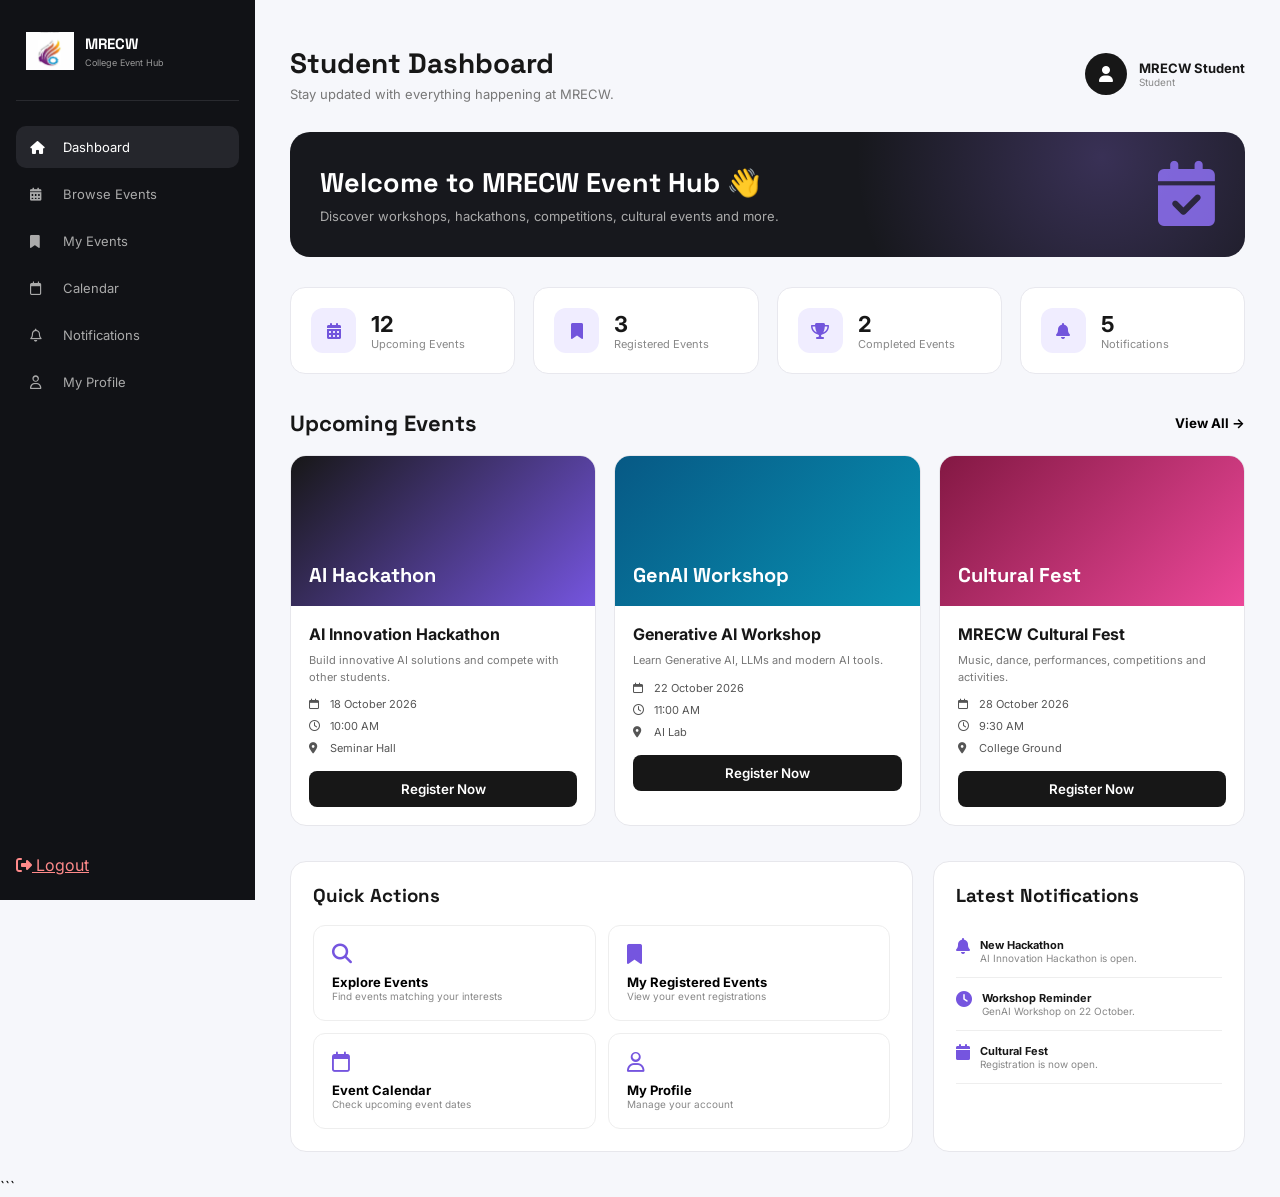
<file: dashboard.html>
```html
<!DOCTYPE html>
<html lang="en">

<head>
    <meta charset="UTF-8">
    <meta name="viewport" content="width=device-width, initial-scale=1.0">

    <title>MRECW | Student Dashboard</title>

    <link
        href="https://fonts.googleapis.com/css2?family=Inter:wght@400;500;600;700;800&family=Space+Grotesk:wght@500;600;700&display=swap"
        rel="stylesheet">

    <link
        rel="stylesheet"
        href="https://cdnjs.cloudflare.com/ajax/libs/font-awesome/6.5.2/css/all.min.css">

    <style>

        * {
            margin: 0;
            padding: 0;
            box-sizing: border-box;
        }

        body {
            font-family: "Inter", sans-serif;
            background: #f6f7fb;
            color: #171717;
        }

        button,
        input {
            font-family: inherit;
        }


        /* ================= SIDEBAR ================= */

        .sidebar {
            position: fixed;
            left: 0;
            top: 0;

            width: 255px;
            height: 100vh;

            background: #111216;
            color: white;

            padding: 22px 16px;

            z-index: 1000;
        }

        .brand {
            display: flex;
            align-items: center;

            gap: 11px;

            padding: 5px 10px 25px;

            border-bottom: 1px solid #292a2f;
        }

        .brand img {
            width: 48px;
            height: 48px;

            object-fit: contain;
        }

        .brand h2 {
            font-family: "Space Grotesk", sans-serif;

            font-size: 15px;

            line-height: 1.2;
        }

        .brand span {
            display: block;

            color: #999;

            font-size: 9px;

            margin-top: 4px;
        }

        .menu {
            margin-top: 25px;
        }

        .menu a {
            display: flex;
            align-items: center;

            gap: 13px;

            padding: 13px 14px;

            margin-bottom: 5px;

            border-radius: 10px;

            color: #aaa;

            text-decoration: none;

            font-size: 13px;

            cursor: pointer;

            transition: .25s;
        }

        .menu a:hover,
        .menu a.active {
            background: #25262c;
            color: white;
        }

        .menu a i {
            width: 20px;
        }

        .logout {
            position: absolute;

            bottom: 25px;

            left: 16px;
            right: 16px;
        }

        .logout a {
            color: #ff8a8a;
        }


        /* ================= MAIN ================= */

        .main {
            margin-left: 255px;

            min-height: 100vh;

            padding: 25px 35px;
        }


        /* ================= TOPBAR ================= */

        .topbar {
            display: flex;

            justify-content: space-between;

            align-items: center;

            margin-bottom: 30px;
        }

        .topbar h1 {
            font-family: "Space Grotesk", sans-serif;

            font-size: 28px;
        }

        .topbar p {
            color: #777;

            font-size: 13px;

            margin-top: 5px;
        }

        .profile {
            display: flex;

            align-items: center;

            gap: 12px;
        }

        .profile-icon {
            width: 42px;
            height: 42px;

            border-radius: 50%;

            background: #171717;

            color: white;

            display: flex;

            align-items: center;
            justify-content: center;
        }

        .profile-info b {
            display: block;

            font-size: 13px;
        }

        .profile-info span {
            color: #888;

            font-size: 10px;
        }


        /* ================= WELCOME ================= */

        .welcome {
            background:
                radial-gradient(
                    circle at 85% 20%,
                    rgba(158, 122, 255, .25),
                    transparent 30%
                ),
                #17181d;

            color: white;

            border-radius: 20px;

            padding: 30px;

            display: flex;

            align-items: center;

            justify-content: space-between;

            margin-bottom: 30px;
        }

        .welcome h2 {
            font-family: "Space Grotesk", sans-serif;

            font-size: 27px;
        }

        .welcome p {
            color: #aaa;

            margin-top: 8px;

            font-size: 13px;
        }

        .welcome-icon {
            font-size: 65px;

            color: #9475ff;

            opacity: .8;
        }


        /* ================= STATS ================= */

        .stats {
            display: grid;

            grid-template-columns:
                repeat(4, 1fr);

            gap: 18px;

            margin-bottom: 35px;
        }

        .stat-card {
            background: white;

            border: 1px solid #e8e8ee;

            border-radius: 15px;

            padding: 20px;

            display: flex;

            align-items: center;

            gap: 15px;
        }

        .stat-icon {
            width: 45px;
            height: 45px;

            border-radius: 12px;

            background: #f0edff;

            color: #7255dc;

            display: flex;

            align-items: center;
            justify-content: center;
        }

        .stat-card b {
            display: block;

            font-size: 22px;
        }

        .stat-card span {
            font-size: 11px;

            color: #888;
        }


        /* ================= SECTION ================= */

        .section-header {
            display: flex;

            align-items: center;

            justify-content: space-between;

            margin-bottom: 18px;
        }

        .section-header h2 {
            font-family: "Space Grotesk", sans-serif;

            font-size: 22px;
        }

        .section-header button {
            border: none;

            background: transparent;

            font-weight: 700;

            cursor: pointer;
        }


        /* ================= EVENTS ================= */

        .events {
            display: grid;

            grid-template-columns:
                repeat(3, 1fr);

            gap: 18px;
        }

        .event-card {
            background: white;

            border: 1px solid #e7e7ec;

            border-radius: 16px;

            overflow: hidden;

            transition: .3s;
        }

        .event-card:hover {
            transform: translateY(-4px);

            box-shadow:
                0 15px 35px rgba(0,0,0,.08);
        }

        .event-image {
            height: 150px;

            padding: 18px;

            display: flex;

            align-items: flex-end;

            color: white;
        }

        .purple {
            background:
                linear-gradient(
                    135deg,
                    #171717,
                    #7555df
                );
        }

        .blue {
            background:
                linear-gradient(
                    135deg,
                    #075985,
                    #0891b2
                );
        }

        .pink {
            background:
                linear-gradient(
                    135deg,
                    #831843,
                    #ec4899
                );
        }

        .event-image h3 {
            font-family: "Space Grotesk", sans-serif;

            font-size: 20px;
        }

        .event-content {
            padding: 18px;
        }

        .event-content h3 {
            font-size: 16px;
        }

        .event-content p {
            color: #777;

            font-size: 11px;

            line-height: 1.5;

            margin: 8px 0;
        }

        .event-info {
            color: #555;

            font-size: 11px;

            line-height: 2;
        }

        .event-info i {
            width: 18px;
        }

        .register {
            width: 100%;

            padding: 10px;

            border: none;

            border-radius: 8px;

            background: #171717;

            color: white;

            cursor: pointer;

            font-weight: 600;

            margin-top: 12px;
        }


        /* ================= QUICK ACTIONS ================= */

        .bottom-grid {
            display: grid;

            grid-template-columns:
                2fr 1fr;

            gap: 20px;

            margin-top: 35px;
        }

        .panel {
            background: white;

            border: 1px solid #e7e7ec;

            border-radius: 16px;

            padding: 22px;
        }

        .panel h3 {
            font-family: "Space Grotesk", sans-serif;

            margin-bottom: 18px;
        }

        .quick-actions {
            display: grid;

            grid-template-columns:
                repeat(2, 1fr);

            gap: 12px;
        }

        .quick-action {
            padding: 18px;

            border: 1px solid #eee;

            border-radius: 12px;

            cursor: pointer;

            background: white;

            text-align: left;

            transition: .2s;
        }

        .quick-action:hover {
            background: #f8f6ff;

            border-color: #c9bfff;
        }

        .quick-action i {
            font-size: 20px;

            color: #7555df;

            margin-bottom: 10px;
        }

        .quick-action b {
            display: block;

            font-size: 13px;
        }

        .quick-action span {
            color: #888;

            font-size: 10px;
        }


        /* ================= NOTIFICATIONS ================= */

        .notification {
            display: flex;

            gap: 10px;

            padding: 13px 0;

            border-bottom: 1px solid #eee;
        }

        .notification i {
            color: #7555df;
        }

        .notification b {
            display: block;

            font-size: 11px;
        }

        .notification span {
            color: #888;

            font-size: 10px;
        }


        /* ================= MOBILE ================= */

        @media(max-width: 1000px) {

            .sidebar {
                width: 75px;
            }

            .brand div,
            .menu span {
                display: none;
            }

            .brand {
                justify-content: center;
            }

            .menu a {
                justify-content: center;
            }

            .logout {
                left: 8px;
                right: 8px;
            }

            .main {
                margin-left: 75px;
            }

            .stats {
                grid-template-columns:
                    repeat(2, 1fr);
            }

            .events {
                grid-template-columns:
                    repeat(2, 1fr);
            }

        }


        @media(max-width: 650px) {

            .main {
                padding: 20px 15px;
            }

            .topbar {
                align-items: flex-start;
            }

            .profile-info {
                display: none;
            }

            .welcome {
                padding: 22px;
            }

            .welcome-icon {
                display: none;
            }

            .stats {
                grid-template-columns: 1fr;
            }

            .events {
                grid-template-columns: 1fr;
            }

            .bottom-grid {
                grid-template-columns: 1fr;
            }

        }

    </style>

</head>


<body>


<!-- =====================================================
     SIDEBAR
===================================================== -->

<aside class="sidebar">


    <div class="brand">

        <img
            src=" mrecw-logo.png"
            alt="MRECW Logo"
        >

        <div>

            <h2>MRECW</h2>

            <span>
                College Event Hub
            </span>

        </div>

    </div>


    <div class="menu">


        <a
            href="#"
            class="active">

            <i class="fa-solid fa-house"></i>

            <span>
                Dashboard
            </span>

        </a>


        <a href="index.html">

            <i class="fa-solid fa-calendar-days"></i>

            <span>
                Browse Events
            </span>

        </a>


        <a
            href="#my-events"
            onclick="showMyEvents()">

            <i class="fa-solid fa-bookmark"></i>

            <span>
                My Events
            </span>

        </a>


        <a
            href="#calendar"
            onclick="showCalendar()">

            <i class="fa-regular fa-calendar"></i>

            <span>
                Calendar
            </span>

        </a>


        <a
            href="#notifications"
            onclick="showNotifications()">

            <i class="fa-regular fa-bell"></i>

            <span>
                Notifications
            </span>

        </a>


        <a
            href="#profile"
            onclick="showProfile()">

            <i class="fa-regular fa-user"></i>

            <span>
                My Profile
            </span>

        </a>


    </div>


    <div class="logout">

        <a
            href="#"
            onclick="logoutUser()">

            <i class="fa-solid fa-right-from-bracket"></i>

            <span>
                Logout
            </span>

        </a>

    </div>

</aside>



<!-- =====================================================
     MAIN
===================================================== -->

<main class="main">


    <!-- TOPBAR -->

    <div class="topbar">


        <div>

            <h1>
                Student Dashboard
            </h1>

            <p>
                Stay updated with everything happening at MRECW.
            </p>

        </div>


        <div class="profile">


            <div class="profile-icon">

                <i class="fa-solid fa-user"></i>

            </div>


            <div class="profile-info">

                <b id="studentName">
                    MRECW Student
                </b>

                <span>
                    Student
                </span>

            </div>


        </div>

    </div>



    <!-- WELCOME -->

    <section class="welcome">


        <div>

            <h2>
                Welcome to MRECW Event Hub 👋
            </h2>

            <p>
                Discover workshops, hackathons,
                competitions, cultural events and more.
            </p>

        </div>


        <div class="welcome-icon">

            <i class="fa-solid fa-calendar-check"></i>

        </div>

    </section>



    <!-- STATS -->

    <section class="stats">


        <div class="stat-card">

            <div class="stat-icon">

                <i class="fa-solid fa-calendar-days"></i>

            </div>

            <div>

                <b>12</b>

                <span>
                    Upcoming Events
                </span>

            </div>

        </div>


        <div class="stat-card">

            <div class="stat-icon">

                <i class="fa-solid fa-bookmark"></i>

            </div>

            <div>

                <b id="registeredCount">
                    3
                </b>

                <span>
                    Registered Events
                </span>

            </div>

        </div>


        <div class="stat-card">

            <div class="stat-icon">

                <i class="fa-solid fa-trophy"></i>

            </div>

            <div>

                <b>2</b>

                <span>
                    Completed Events
                </span>

            </div>

        </div>


        <div class="stat-card">

            <div class="stat-icon">

                <i class="fa-solid fa-bell"></i>

            </div>

            <div>

                <b>5</b>

                <span>
                    Notifications
                </span>

            </div>

        </div>


    </section>



    <!-- UPCOMING EVENTS -->

    <section>


        <div class="section-header">

            <h2>
                Upcoming Events
            </h2>


            <button
                onclick="window.location.href='index.html'">

                View All
                →
                
            </button>

        </div>



        <div class="events">


            <!-- EVENT 1 -->

            <div class="event-card">


                <div class="event-image purple">

                    <h3>
                        AI Hackathon
                    </h3>

                </div>


                <div class="event-content">

                    <h3>
                        AI Innovation Hackathon
                    </h3>


                    <p>
                        Build innovative AI solutions
                        and compete with other students.
                    </p>


                    <div class="event-info">

                        <div>
                            <i class="fa-regular fa-calendar"></i>
                            18 October 2026
                        </div>

                        <div>
                            <i class="fa-regular fa-clock"></i>
                            10:00 AM
                        </div>

                        <div>
                            <i class="fa-solid fa-location-dot"></i>
                            Seminar Hall
                        </div>

                    </div>


                    <button
                        class="register"
                        onclick="register('AI Innovation Hackathon')">

                        Register Now

                    </button>

                </div>

            </div>



            <!-- EVENT 2 -->

            <div class="event-card">


                <div class="event-image blue">

                    <h3>
                        GenAI Workshop
                    </h3>

                </div>


                <div class="event-content">

                    <h3>
                        Generative AI Workshop
                    </h3>


                    <p>
                        Learn Generative AI,
                        LLMs and modern AI tools.
                    </p>


                    <div class="event-info">

                        <div>
                            <i class="fa-regular fa-calendar"></i>
                            22 October 2026
                        </div>

                        <div>
                            <i class="fa-regular fa-clock"></i>
                            11:00 AM
                        </div>

                        <div>
                            <i class="fa-solid fa-location-dot"></i>
                            AI Lab
                        </div>

                    </div>


                    <button
                        class="register"
                        onclick="register('Generative AI Workshop')">

                        Register Now

                    </button>

                </div>

            </div>



            <!-- EVENT 3 -->

            <div class="event-card">


                <div class="event-image pink">

                    <h3>
                        Cultural Fest
                    </h3>

                </div>


                <div class="event-content">

                    <h3>
                        MRECW Cultural Fest
                    </h3>


                    <p>
                        Music, dance, performances,
                        competitions and activities.
                    </p>


                    <div class="event-info">

                        <div>
                            <i class="fa-regular fa-calendar"></i>
                            28 October 2026
                        </div>

                        <div>
                            <i class="fa-regular fa-clock"></i>
                            9:30 AM
                        </div>

                        <div>
                            <i class="fa-solid fa-location-dot"></i>
                            College Ground
                        </div>

                    </div>


                    <button
                        class="register"
                        onclick="register('MRECW Cultural Fest')">

                        Register Now

                    </button>

                </div>

            </div>


        </div>

    </section>



    <!-- BOTTOM -->

    <div class="bottom-grid">


        <!-- QUICK ACTIONS -->

        <div class="panel">

            <h3>
                Quick Actions
            </h3>


            <div class="quick-actions">


                <button
                    class="quick-action"
                    onclick="window.location.href='index.html'">

                    <i class="fa-solid fa-magnifying-glass"></i>

                    <b>
                        Explore Events
                    </b>

                    <span>
                        Find events matching your interests
                    </span>

                </button>


                <button
                    class="quick-action"
                    onclick="showMyEvents()">

                    <i class="fa-solid fa-bookmark"></i>

                    <b>
                        My Registered Events
                    </b>

                    <span>
                        View your event registrations
                    </span>

                </button>


                <button
                    class="quick-action"
                    onclick="showCalendar()">

                    <i class="fa-regular fa-calendar"></i>

                    <b>
                        Event Calendar
                    </b>

                    <span>
                        Check upcoming event dates
                    </span>

                </button>


                <button
                    class="quick-action"
                    onclick="showProfile()">

                    <i class="fa-regular fa-user"></i>

                    <b>
                        My Profile
                    </b>

                    <span>
                        Manage your account
                    </span>

                </button>


            </div>

        </div>



        <!-- NOTIFICATIONS -->

        <div class="panel">

            <h3>
                Latest Notifications
            </h3>


            <div class="notification">

                <i class="fa-solid fa-bell"></i>

                <div>

                    <b>
                        New Hackathon
                    </b>

                    <span>
                        AI Innovation Hackathon is open.
                    </span>

                </div>

            </div>


            <div class="notification">

                <i class="fa-solid fa-clock"></i>

                <div>

                    <b>
                        Workshop Reminder
                    </b>

                    <span>
                        GenAI Workshop on 22 October.
                    </span>

                </div>

            </div>


            <div class="notification">

                <i class="fa-solid fa-calendar"></i>

                <div>

                    <b>
                        Cultural Fest
                    </b>

                    <span>
                        Registration is now open.
                    </span>

                </div>

            </div>


        </div>


    </div>


</main>



<script>


    /* ===============================
       LOAD USER
    =============================== */

    const savedUser =
        localStorage.getItem("mrecwUser");


    if (savedUser) {

        const user =
            JSON.parse(savedUser);


        if (user.email) {

            document
                .getElementById("studentName")
                .textContent =
                user.email.split("@")[0];

        }

    }



    /* ===============================
       REGISTER
    =============================== */

    function register(eventName) {

        alert(
            "Registration successful! 🎉\n\n" +
            eventName +
            "\n\nYou can find this event in My Events."
        );


        const count =
            document
                .getElementById("registeredCount");


        count.textContent =
            parseInt(count.textContent) + 1;

    }



    /* ===============================
       MY EVENTS
    =============================== */

    function showMyEvents() {

        alert(
            "My Registered Events\n\n" +
            "1. AI Innovation Hackathon\n" +
            "2. Generative AI Workshop\n" +
            "3. MRECW Cultural Fest"
        );

    }



    /* ===============================
       CALENDAR
    =============================== */

    function showCalendar() {

        alert(
            "Event Calendar\n\n" +
            "18 Oct - AI Innovation Hackathon\n" +
            "22 Oct - Generative AI Workshop\n" +
            "28 Oct - MRECW Cultural Fest\n" +
            "30 Oct - Coding Competition"
        );

    }



    /* ===============================
       NOTIFICATIONS
    =============================== */

    function showNotifications() {

        alert(
            "Notifications\n\n" +
            "• New AI Hackathon announced\n" +
            "• GenAI Workshop registration open\n" +
            "• Cultural Fest registration open"
        );

    }



    /* ===============================
       PROFILE
    =============================== */

    function showProfile() {

        const saved =
            localStorage.getItem("mrecwUser");


        if (saved) {

            const user =
                JSON.parse(saved);


            alert(
                "My Profile\n\n" +
                "Email: " +
                user.email +
                "\nRole: " +
                user.role
            );

        }

        else {

            alert(
                "No profile information found."
            );

        }

    }



    /* ===============================
       LOGOUT
    =============================== */

    function logoutUser() {

        localStorage.removeItem(
            "mrecwUser"
        );


        window.location.href =
            "login.html";

    }

</script>


</body>
</html>
```
</file>
